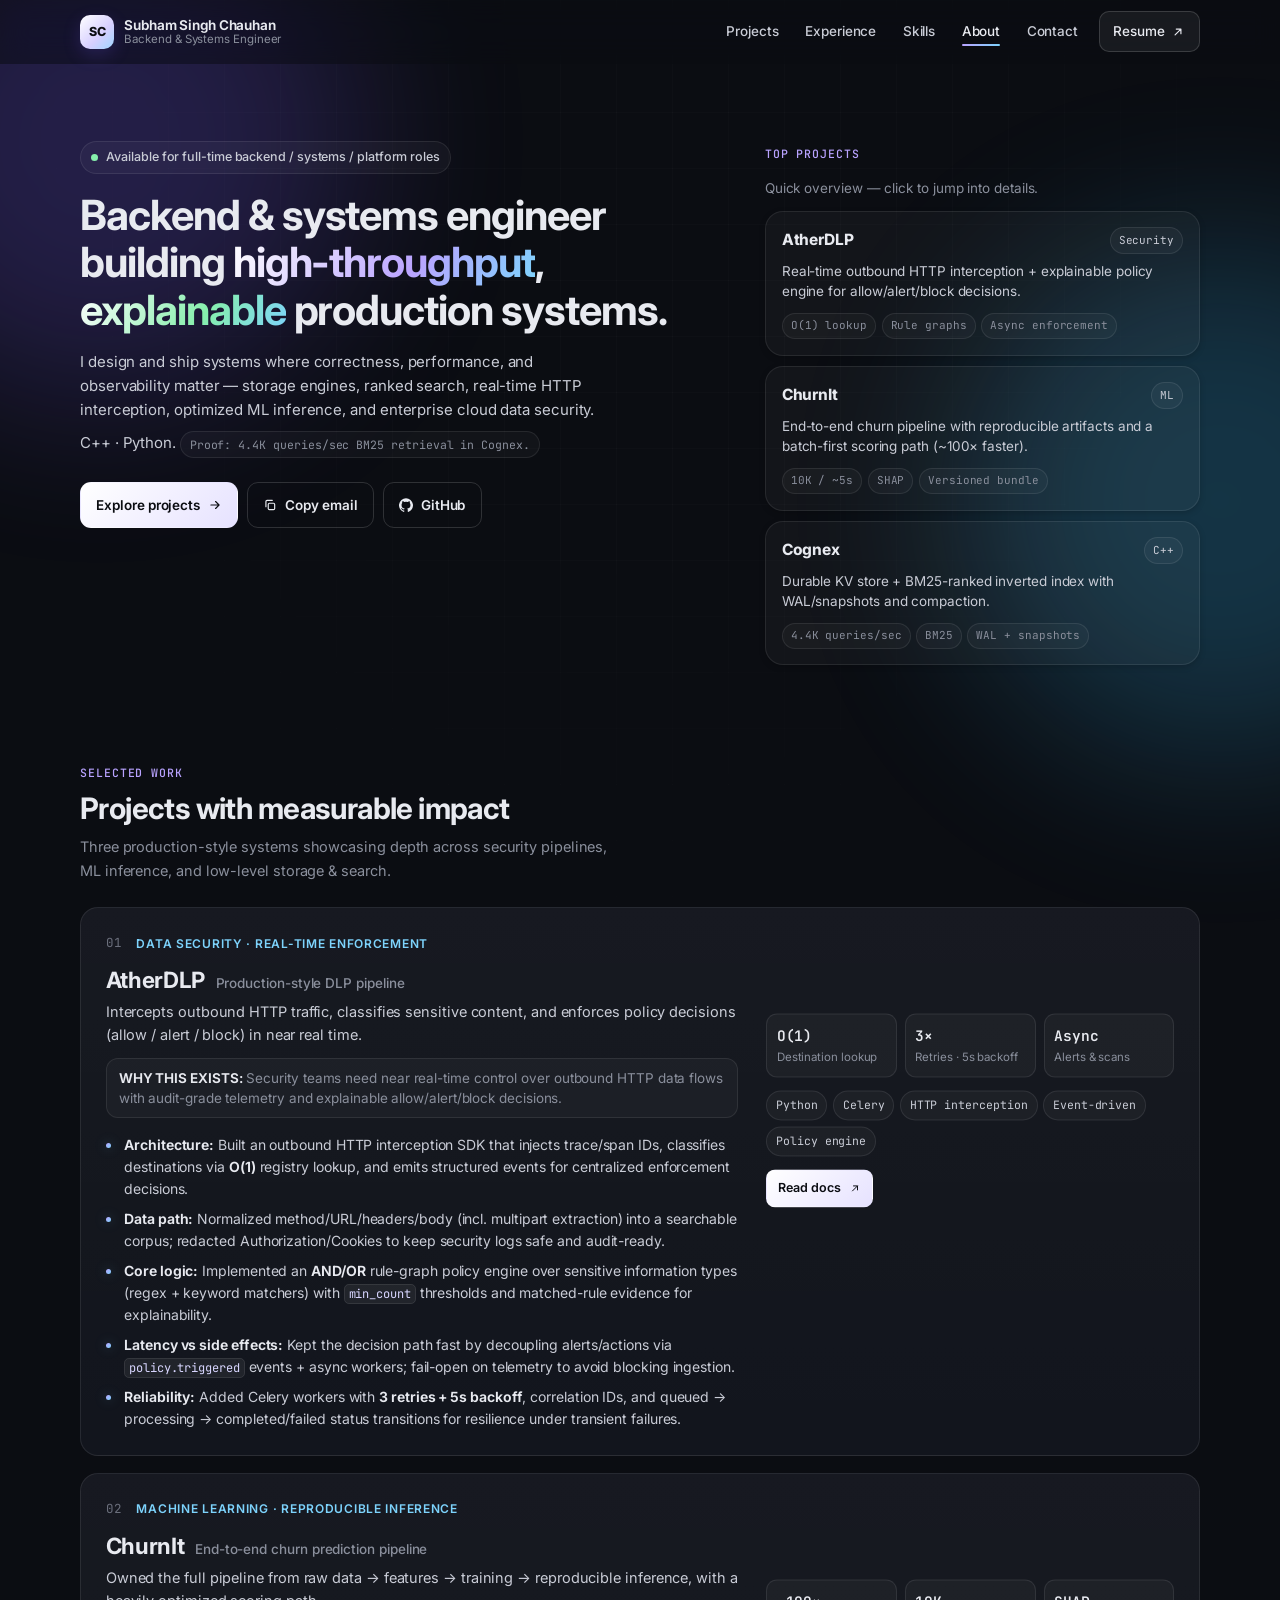
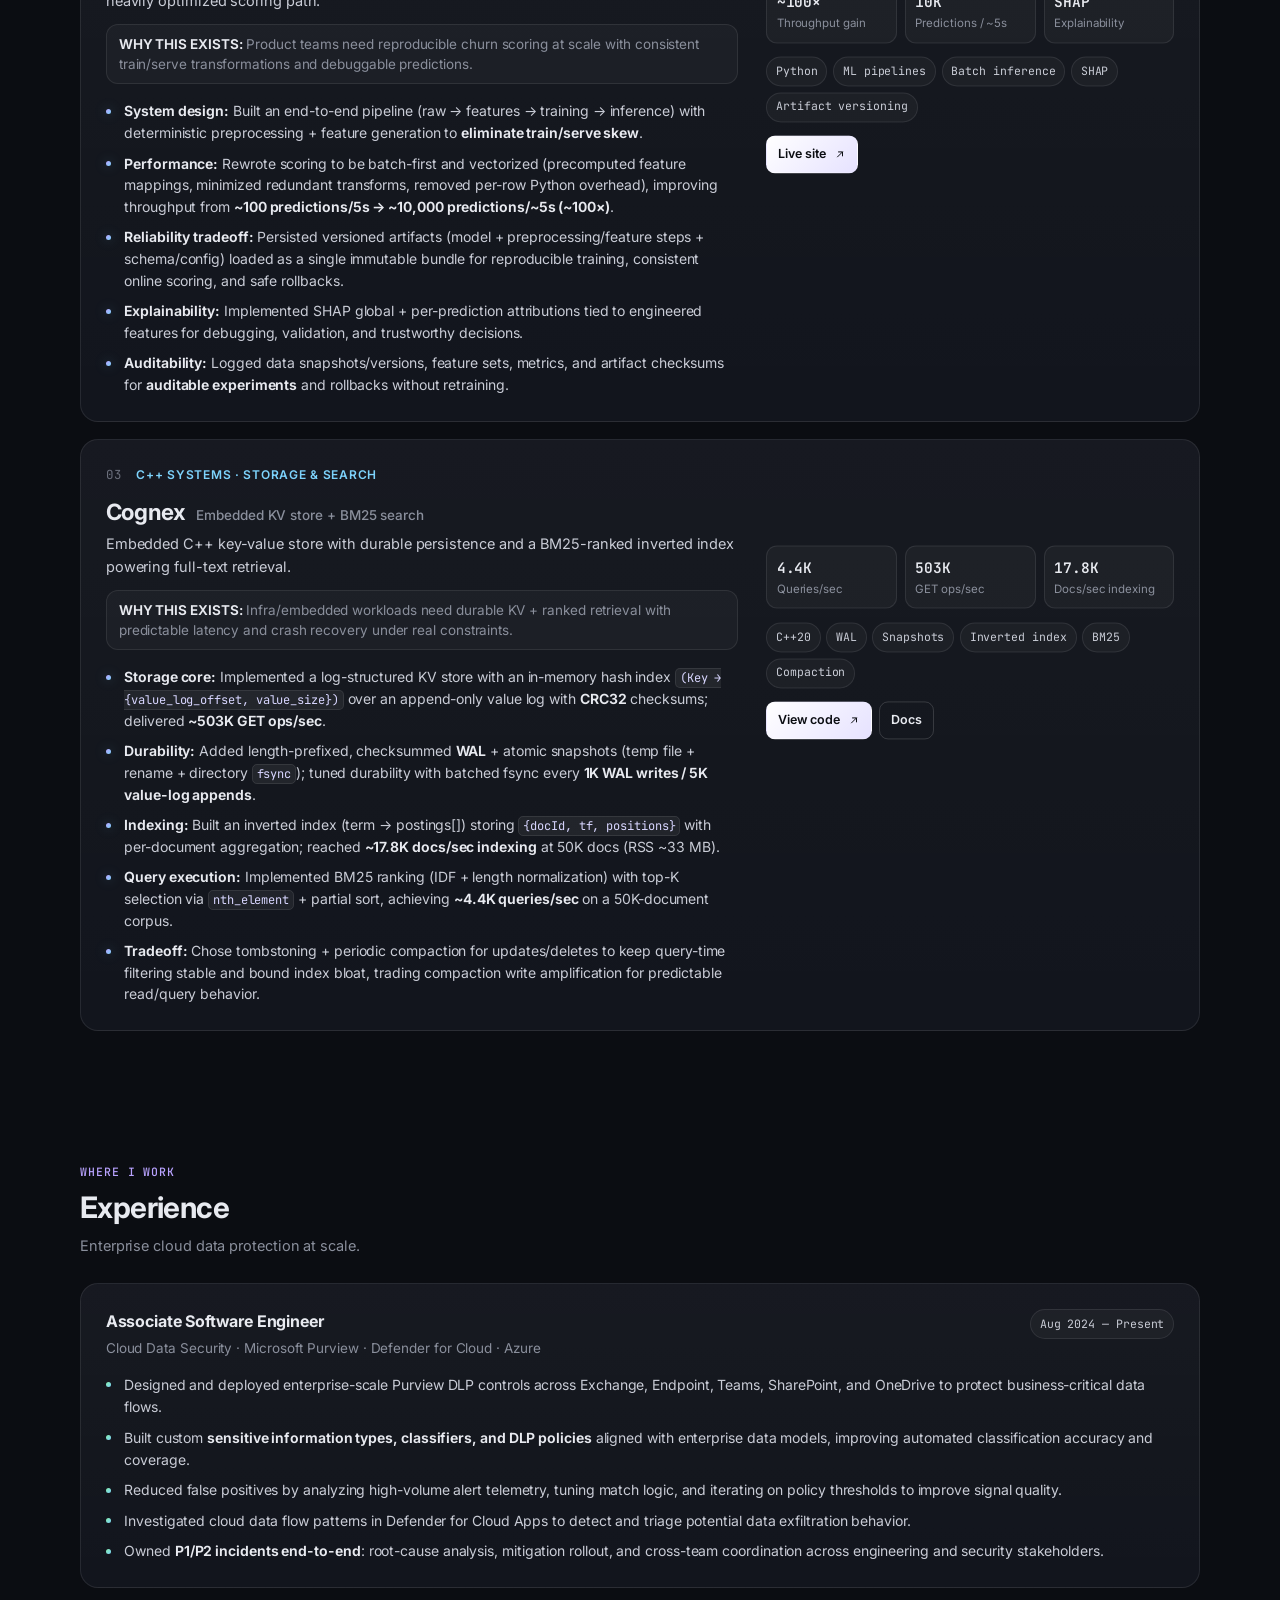
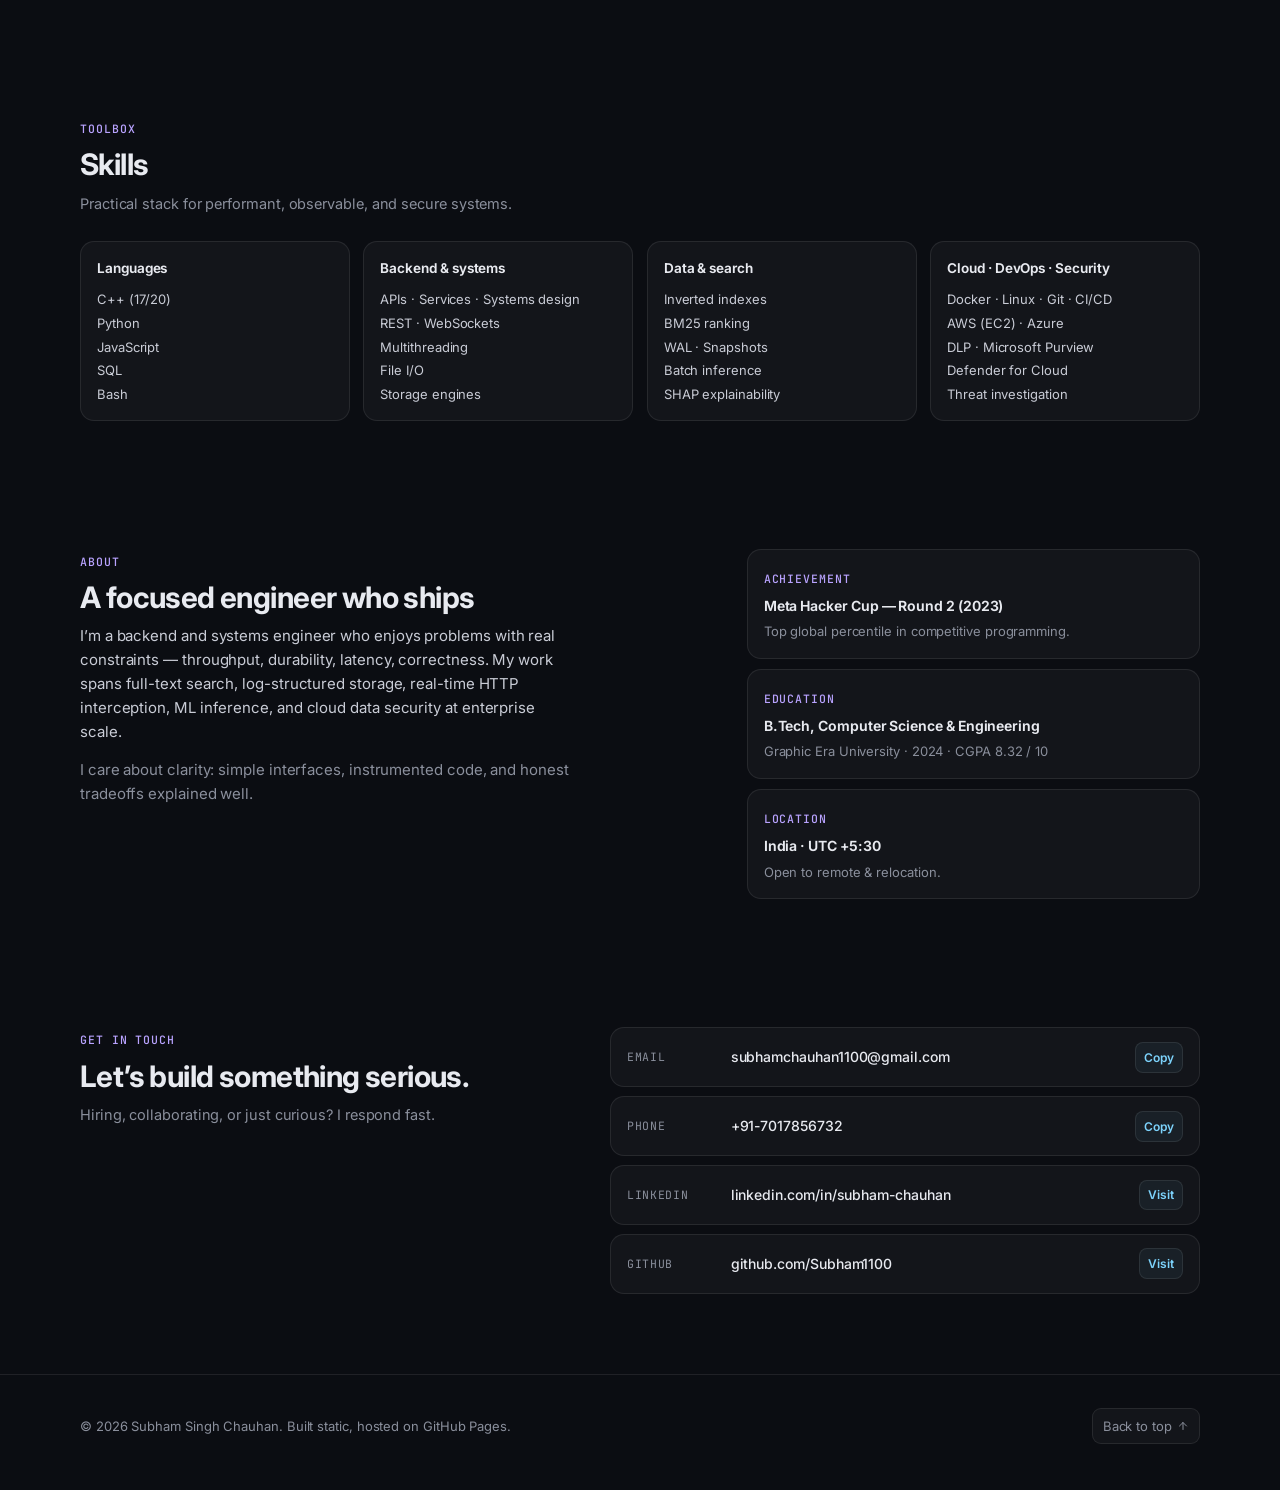
<file: index.html>
<!doctype html>
<html lang="en">
  <head>
    <meta charset="utf-8" />
    <meta name="viewport" content="width=device-width, initial-scale=1" />
    <meta
      name="description"
      content="Subham Singh Chauhan — backend & systems engineer. C++ and Python. Storage engines, ranked search, ML inference, and cloud data security."
    />
    <meta name="theme-color" content="#0b0d12" />
    <title>Subham Singh Chauhan — Backend &amp; Systems Engineer</title>

    <link
      rel="icon"
      href="data:image/svg+xml,%3Csvg xmlns='http://www.w3.org/2000/svg' viewBox='0 0 100 100'%3E%3Crect width='100' height='100' rx='22' fill='%230b0d12'/%3E%3Ctext x='50' y='62' font-family='Inter,sans-serif' font-size='44' font-weight='800' fill='%23e6e8ee' text-anchor='middle'%3ESC%3C/text%3E%3C/svg%3E"
    />

    <link rel="preconnect" href="https://fonts.googleapis.com" />
    <link rel="preconnect" href="https://fonts.gstatic.com" crossorigin />
    <link
      href="https://fonts.googleapis.com/css2?family=Inter:wght@400;500;600;700;800&family=JetBrains+Mono:wght@400;500;600&display=swap"
      rel="stylesheet"
    />
    <link rel="stylesheet" href="./assets/css/style.css" />
  </head>
  <body>
    <a class="skip-link" href="#content">Skip to content</a>

    <div class="bg-grid" aria-hidden="true"></div>
    <div class="bg-glow bg-glow-a" aria-hidden="true"></div>
    <div class="bg-glow bg-glow-b" aria-hidden="true"></div>

    <header class="site-header" data-header>
      <div class="container header-inner">
        <a class="brand" href="#top" aria-label="Subham Singh Chauhan — home">
          <span class="brand-mark" aria-hidden="true">SC</span>
          <span class="brand-text">
            <span class="brand-name">Subham&nbsp;Singh&nbsp;Chauhan</span>
            <span class="brand-role">Backend &amp; Systems Engineer</span>
          </span>
        </a>

        <nav class="nav" aria-label="Primary">
          <button
            class="nav-toggle"
            type="button"
            data-nav-toggle
            aria-expanded="false"
            aria-controls="nav-menu"
            aria-label="Toggle navigation"
          >
            <span class="nav-toggle-lines" aria-hidden="true"></span>
          </button>

          <div class="nav-menu" id="nav-menu" data-nav-menu>
            <a class="nav-link" href="#projects">Projects</a>
            <a class="nav-link" href="#experience">Experience</a>
            <a class="nav-link" href="#skills">Skills</a>
            <a class="nav-link" href="#about">About</a>
            <a class="nav-link" href="#contact">Contact</a>
            <a
              class="nav-link nav-link-cta"
              href="./assets/Subham-Singh-Chauhan-Resume.pdf"
              data-resume-link
            >
              Resume
              <svg
                width="14"
                height="14"
                viewBox="0 0 24 24"
                fill="none"
                aria-hidden="true"
              >
                <path
                  d="M7 17 17 7M9 7h8v8"
                  stroke="currentColor"
                  stroke-width="2"
                  stroke-linecap="round"
                  stroke-linejoin="round"
                />
              </svg>
            </a>
          </div>
        </nav>
      </div>
    </header>

    <main id="content">
      <a id="top" class="anchor" aria-hidden="true"></a>

      <!-- HERO -->
      <section class="hero">
        <div class="container hero-inner hero-grid">
          <div class="hero-left">
            <div class="hero-status" data-reveal>
              <span class="status-dot" aria-hidden="true"></span>
              <span>Available for full-time backend / systems / platform roles</span>
            </div>

            <h1 class="hero-title" data-reveal>
              Backend &amp; systems engineer building
              <span class="grad">high-throughput</span>,
              <span class="grad-2">explainable</span> production systems.
            </h1>

            <p class="hero-lede" data-reveal>
              I design and ship systems where correctness, performance, and
              observability matter — storage engines, ranked search, real-time
              HTTP interception, optimized ML inference, and enterprise cloud data
            security. C++ · Python.
            <span class="hero-proof">Proof: 4.4K queries/sec BM25 retrieval in Cognex.</span>
            </p>

            <div class="hero-actions" data-reveal>
              <a class="btn btn-primary" href="#projects">
                Explore projects
                <svg width="14" height="14" viewBox="0 0 24 24" fill="none" aria-hidden="true">
                  <path
                    d="M5 12h14M13 6l6 6-6 6"
                    stroke="currentColor"
                    stroke-width="2"
                    stroke-linecap="round"
                    stroke-linejoin="round"
                  />
                </svg>
              </a>
              <button
                class="btn btn-ghost"
                type="button"
                data-copy="subhamchauhan1100@gmail.com"
                data-toast="Email copied"
              >
                <svg width="14" height="14" viewBox="0 0 24 24" fill="none" aria-hidden="true">
                  <rect x="9" y="9" width="11" height="11" rx="2" stroke="currentColor" stroke-width="2" />
                  <path
                    d="M5 15V6a2 2 0 0 1 2-2h9"
                    stroke="currentColor"
                    stroke-width="2"
                    stroke-linecap="round"
                  />
                </svg>
                Copy email
              </button>
              <a class="btn btn-ghost" href="https://github.com/Subham1100" target="_blank" rel="noreferrer">
                <svg width="14" height="14" viewBox="0 0 24 24" fill="currentColor" aria-hidden="true">
                  <path
                    d="M12 .5a12 12 0 0 0-3.79 23.39c.6.11.82-.26.82-.58v-2.05c-3.34.73-4.04-1.61-4.04-1.61-.55-1.39-1.34-1.76-1.34-1.76-1.09-.74.08-.73.08-.73 1.21.09 1.84 1.24 1.84 1.24 1.07 1.83 2.81 1.3 3.5.99.11-.78.42-1.3.76-1.6-2.66-.3-5.47-1.33-5.47-5.93 0-1.31.47-2.38 1.24-3.22-.13-.3-.54-1.52.12-3.16 0 0 1.01-.32 3.3 1.23a11.5 11.5 0 0 1 6 0c2.29-1.55 3.3-1.23 3.3-1.23.66 1.64.25 2.86.12 3.16.77.84 1.24 1.91 1.24 3.22 0 4.61-2.81 5.62-5.49 5.92.43.37.81 1.1.81 2.22v3.29c0 .32.22.7.83.58A12 12 0 0 0 12 .5Z"
                  />
                </svg>
                GitHub
              </a>
            </div>
          </div>

          <aside class="hero-right" aria-label="Project highlights" data-reveal>
            <div class="hero-right-head">
              <span class="kicker">Top projects</span>
              <p class="hero-right-sub">Quick overview — click to jump into details.</p>
            </div>

            <div class="hero-projects">
              <a class="hero-project-card" href="#projects" aria-label="AtherDLP project section">
                <div class="hero-project-top">
                  <span class="hero-project-name">AtherDLP</span>
                  <span class="hero-project-chip">Security</span>
                </div>
                <p class="hero-project-desc">
                  Real-time outbound HTTP interception + explainable policy engine for allow/alert/block decisions.
                </p>
                <div class="hero-project-proof">
                  <span>O(1) lookup</span><span>Rule graphs</span><span>Async enforcement</span>
                </div>
              </a>

              <a class="hero-project-card" href="#projects" aria-label="ChurnIt project section">
                <div class="hero-project-top">
                  <span class="hero-project-name">ChurnIt</span>
                  <span class="hero-project-chip">ML</span>
                </div>
                <p class="hero-project-desc">
                  End-to-end churn pipeline with reproducible artifacts and a batch-first scoring path (~100× faster).
                </p>
                <div class="hero-project-proof">
                  <span>10K / ~5s</span><span>SHAP</span><span>Versioned bundle</span>
                </div>
              </a>

              <a class="hero-project-card" href="#projects" aria-label="Cognex project section">
                <div class="hero-project-top">
                  <span class="hero-project-name">Cognex</span>
                  <span class="hero-project-chip">C++</span>
                </div>
                <p class="hero-project-desc">
                  Durable KV store + BM25-ranked inverted index with WAL/snapshots and compaction.
                </p>
                <div class="hero-project-proof">
                  <span>4.4K queries/sec</span><span>BM25</span><span>WAL + snapshots</span>
                </div>
              </a>
            </div>
          </aside>
        </div>
      </section>

      <!-- PROJECTS -->
      <section
        class="section section-projects"
        id="projects"
        aria-label="Projects"
      >
        <div class="container">
          <div class="section-head" data-reveal>
            <span class="kicker">Selected work</span>
            <h2 class="section-title">Projects with measurable impact</h2>
            <p class="section-sub">
              Three production-style systems showcasing depth across security
              pipelines, ML inference, and low-level storage &amp; search.
            </p>
          </div>

          <div class="projects">
            <!-- 01 — AtherDLP -->
            <article class="project" data-reveal>
              <div class="project-meta">
                <span class="project-num">01</span>
                <span class="project-domain"
                  >Data Security · Real-Time Enforcement</span
                >
              </div>

              <div class="project-grid">
                <div class="project-main">
                  <h3 class="project-title">
                    AtherDLP
                    <span class="project-sub"
                      >Production-style DLP pipeline</span
                    >
                  </h3>
                  <p class="project-lede">
                    Intercepts outbound HTTP traffic, classifies sensitive
                    content, and enforces policy decisions (allow / alert /
                    block) in near real time.
                  </p>
                  <p class="project-why">
                    <strong>WHY THIS EXISTS:</strong> Security teams need near real-time control over outbound HTTP data
                    flows with audit-grade telemetry and explainable allow/alert/block decisions.
                  </p>

                  <ul class="project-points">
                    <li>
                      <strong>Architecture:</strong> Built an outbound HTTP interception SDK that injects trace/span IDs,
                      classifies destinations via <strong>O(1)</strong> registry lookup, and emits structured events for
                      centralized enforcement decisions.
                    </li>
                    <li>
                      <strong>Data path:</strong> Normalized method/URL/headers/body (incl. multipart extraction) into a
                      searchable corpus; redacted Authorization/Cookies to keep security logs safe and audit-ready.
                    </li>
                    <li>
                      <strong>Core logic:</strong> Implemented an <strong>AND/OR</strong> rule-graph policy engine over
                      sensitive information types (regex + keyword matchers) with <code>min_count</code> thresholds and
                      matched-rule evidence for explainability.
                    </li>
                    <li>
                      <strong>Latency vs side effects:</strong> Kept the decision path fast by decoupling alerts/actions
                      via <code>policy.triggered</code> events + async workers; fail-open on telemetry to avoid blocking
                      ingestion.
                    </li>
                    <li>
                      <strong>Reliability:</strong> Added Celery workers with <strong>3 retries + 5s backoff</strong>,
                      correlation IDs, and queued → processing → completed/failed status transitions for resilience under
                      transient failures.
                    </li>
                  </ul>
                </div>

                <aside class="project-side">
                  <div class="metrics">
                    <div class="metric">
                      <span class="metric-v">O(1)</span>
                      <span class="metric-l">Destination lookup</span>
                    </div>
                    <div class="metric">
                      <span class="metric-v">3×</span>
                      <span class="metric-l">Retries · 5s backoff</span>
                    </div>
                    <div class="metric">
                      <span class="metric-v">Async</span>
                      <span class="metric-l">Alerts &amp; scans</span>
                    </div>
                  </div>

                  <ul class="stack" aria-label="Tech stack">
                    <li>Python</li>
                    <li>Celery</li>
                    <li>HTTP interception</li>
                    <li>Event-driven</li>
                    <li>Policy engine</li>
                  </ul>

                  <div class="project-actions">
                    <a
                      class="btn btn-small btn-primary"
                      href="https://aetherdlp.github.io/docs/#/"
                      target="_blank"
                      rel="noreferrer"
                    >
                      Read docs
                      <svg
                        width="12"
                        height="12"
                        viewBox="0 0 24 24"
                        fill="none"
                        aria-hidden="true"
                      >
                        <path
                          d="M7 17 17 7M9 7h8v8"
                          stroke="currentColor"
                          stroke-width="2"
                          stroke-linecap="round"
                          stroke-linejoin="round"
                        />
                      </svg>
                    </a>
                  </div>
                </aside>
              </div>
            </article>

            <!-- 02 — ChurnIt -->
            <article class="project" data-reveal>
              <div class="project-meta">
                <span class="project-num">02</span>
                <span class="project-domain"
                  >Machine Learning · Reproducible Inference</span
                >
              </div>

              <div class="project-grid">
                <div class="project-main">
                  <h3 class="project-title">
                    ChurnIt
                    <span class="project-sub"
                      >End-to-end churn prediction pipeline</span
                    >
                  </h3>
                  <p class="project-lede">
                    Owned the full pipeline from raw data → features → training
                    → reproducible inference, with a heavily optimized scoring
                    path.
                  </p>
                  <p class="project-why">
                    <strong>WHY THIS EXISTS:</strong> Product teams need reproducible churn scoring at scale with
                    consistent train/serve transformations and debuggable predictions.
                  </p>

                  <ul class="project-points">
                    <li>
                      <strong>System design:</strong> Built an end-to-end pipeline (raw → features → training → inference)
                      with deterministic preprocessing + feature generation to <strong>eliminate train/serve skew</strong>.
                    </li>
                    <li>
                      <strong>Performance:</strong> Rewrote scoring to be batch-first and vectorized (precomputed feature
                      mappings, minimized redundant transforms, removed per-row Python overhead), improving throughput
                      from <strong>~100 predictions/5s → ~10,000 predictions/~5s (~100×)</strong>.
                    </li>
                    <li>
                      <strong>Reliability tradeoff:</strong> Persisted versioned artifacts (model + preprocessing/feature
                      steps + schema/config) loaded as a single immutable bundle for reproducible training, consistent
                      online scoring, and safe rollbacks.
                    </li>
                    <li>
                      <strong>Explainability:</strong> Implemented SHAP global + per-prediction attributions tied to
                      engineered features for debugging, validation, and trustworthy decisions.
                    </li>
                    <li>
                      <strong>Auditability:</strong> Logged data snapshots/versions, feature sets, metrics, and artifact
                      checksums for <strong>auditable experiments</strong> and rollbacks without retraining.
                    </li>
                  </ul>
                </div>

                <aside class="project-side">
                  <div class="metrics">
                    <div class="metric">
                      <span class="metric-v">~100×</span>
                      <span class="metric-l">Throughput gain</span>
                    </div>
                    <div class="metric">
                      <span class="metric-v">10K</span>
                      <span class="metric-l">Predictions / ~5s</span>
                    </div>
                    <div class="metric">
                      <span class="metric-v">SHAP</span>
                      <span class="metric-l">Explainability</span>
                    </div>
                  </div>

                  <ul class="stack" aria-label="Tech stack">
                    <li>Python</li>
                    <li>ML pipelines</li>
                    <li>Batch inference</li>
                    <li>SHAP</li>
                    <li>Artifact versioning</li>
                  </ul>

                  <div class="project-actions">
                    <a
                      class="btn btn-small btn-primary"
                      href="https://www.churnit.tech/"
                      target="_blank"
                      rel="noreferrer"
                    >
                      Live site
                      <svg
                        width="12"
                        height="12"
                        viewBox="0 0 24 24"
                        fill="none"
                        aria-hidden="true"
                      >
                        <path
                          d="M7 17 17 7M9 7h8v8"
                          stroke="currentColor"
                          stroke-width="2"
                          stroke-linecap="round"
                          stroke-linejoin="round"
                        />
                      </svg>
                    </a>
                  </div>
                </aside>
              </div>
            </article>

            <!-- 03 — Cognex -->
            <article class="project" data-reveal>
              <div class="project-meta">
                <span class="project-num">03</span>
                <span class="project-domain"
                  >C++ Systems · Storage &amp; Search</span
                >
              </div>

              <div class="project-grid">
                <div class="project-main">
                  <h3 class="project-title">
                    Cognex
                    <span class="project-sub"
                      >Embedded KV store + BM25 search</span
                    >
                  </h3>
                  <p class="project-lede">
                    Embedded C++ key-value store with durable persistence and a
                    BM25-ranked inverted index powering full-text retrieval.
                  </p>
                  <p class="project-why">
                    <strong>WHY THIS EXISTS:</strong> Infra/embedded workloads need durable KV + ranked retrieval with
                    predictable latency and crash recovery under real constraints.
                  </p>

                  <ul class="project-points">
                    <li>
                      <strong>Storage core:</strong> Implemented a log-structured KV store with an in-memory hash index
                      <code>(Key → {value_log_offset, value_size})</code> over an append-only value log with
                      <strong>CRC32</strong> checksums; delivered <strong>~503K GET ops/sec</strong>.
                    </li>
                    <li>
                      <strong>Durability:</strong> Added length-prefixed, checksummed <strong>WAL</strong> + atomic
                      snapshots (temp file + rename + directory <code>fsync</code>); tuned durability with batched
                      fsync every <strong>1K WAL writes / 5K value-log appends</strong>.
                    </li>
                    <li>
                      <strong>Indexing:</strong> Built an inverted index (term → postings[]) storing
                      <code>{docId, tf, positions}</code> with per-document aggregation; reached
                      <strong>~17.8K docs/sec indexing</strong> at 50K docs (RSS ~33 MB).
                    </li>
                    <li>
                      <strong>Query execution:</strong> Implemented BM25 ranking (IDF + length normalization) with top-K
                      selection via <code>nth_element</code> + partial sort, achieving <strong>~4.4K queries/sec</strong>
                      on a 50K-document corpus.
                    </li>
                    <li>
                      <strong>Tradeoff:</strong> Chose tombstoning + periodic compaction for updates/deletes to keep
                      query-time filtering stable and bound index bloat, trading compaction write amplification for
                      predictable read/query behavior.
                    </li>
                  </ul>
                </div>

                <aside class="project-side">
                  <div class="metrics">
                    <div class="metric">
                      <span class="metric-v">4.4K</span>
                      <span class="metric-l">Queries/sec</span>
                    </div>
                    <div class="metric">
                      <span class="metric-v">503K</span>
                      <span class="metric-l">GET ops/sec</span>
                    </div>
                    <div class="metric">
                      <span class="metric-v">17.8K</span>
                      <span class="metric-l">Docs/sec indexing</span>
                    </div>
                  </div>

                  <ul class="stack" aria-label="Tech stack">
                    <li>C++20</li>
                    <li>WAL</li>
                    <li>Snapshots</li>
                    <li>Inverted index</li>
                    <li>BM25</li>
                    <li>Compaction</li>
                  </ul>

                  <div class="project-actions">
                    <a
                      class="btn btn-small btn-primary"
                      href="https://github.com/Subham1100/Cognex"
                      target="_blank"
                      rel="noreferrer"
                    >
                      View code
                      <svg
                        width="12"
                        height="12"
                        viewBox="0 0 24 24"
                        fill="none"
                        aria-hidden="true"
                      >
                        <path
                          d="M7 17 17 7M9 7h8v8"
                          stroke="currentColor"
                          stroke-width="2"
                          stroke-linecap="round"
                          stroke-linejoin="round"
                        />
                      </svg>
                    </a>
                    <a
                      class="btn btn-small btn-ghost"
                      href="https://subham1100.github.io/Cognex/#/"
                      target="_blank"
                      rel="noreferrer"
                    >
                      Docs
                    </a>
                  </div>
                </aside>
              </div>
            </article>
          </div>
        </div>
      </section>

      <!-- EXPERIENCE -->
      <section class="section" id="experience" aria-label="Experience">
        <div class="container">
          <div class="section-head" data-reveal>
            <span class="kicker">Where I work</span>
            <h2 class="section-title">Experience</h2>
            <p class="section-sub">
              Enterprise cloud data protection at scale.
            </p>
          </div>

          <article class="exp" data-reveal>
            <header class="exp-head">
              <div>
                <h3 class="exp-role">Associate Software Engineer</h3>
                <p class="exp-org">
                  Cloud Data Security · Microsoft Purview · Defender for Cloud ·
                  Azure
                </p>
              </div>
              <span class="exp-date">Aug 2024 — Present</span>
            </header>
            <ul class="exp-points">
              <li>
                Designed and deployed enterprise-scale Purview DLP controls across Exchange, Endpoint, Teams,
                SharePoint, and OneDrive to protect business-critical data flows.
              </li>
              <li>
                Built custom
                <strong
                  >sensitive information types, classifiers, and DLP
                  policies</strong
                >
                aligned with enterprise data models, improving automated
                classification accuracy and coverage.
              </li>
              <li>
                Reduced false positives by analyzing high-volume alert telemetry, tuning match logic, and iterating on
                policy thresholds to improve signal quality.
              </li>
              <li>
                Investigated cloud data flow patterns in Defender for Cloud Apps
                to detect and triage potential data exfiltration behavior.
              </li>
              <li>
                Owned <strong>P1/P2 incidents end-to-end</strong>: root-cause analysis, mitigation rollout, and cross-team
                coordination across engineering and security stakeholders.
              </li>
            </ul>
          </article>
        </div>
      </section>

      <!-- SKILLS -->
      <section class="section" id="skills" aria-label="Skills">
        <div class="container">
          <div class="section-head" data-reveal>
            <span class="kicker">Toolbox</span>
            <h2 class="section-title">Skills</h2>
            <p class="section-sub">
              Practical stack for performant, observable, and secure systems.
            </p>
          </div>

          <div class="skills">
            <div class="skill-card" data-reveal>
              <h3>Languages</h3>
              <ul>
                <li>C++ (17/20)</li>
                <li>Python</li>
                <li>JavaScript</li>
                <li>SQL</li>
                <li>Bash</li>
              </ul>
            </div>
            <div class="skill-card" data-reveal>
              <h3>Backend &amp; systems</h3>
              <ul>
                <li>APIs · Services · Systems design</li>
                <li>REST · WebSockets</li>
                <li>Multithreading</li>
                <li>File I/O</li>
                <li>Storage engines</li>
              </ul>
            </div>
            <div class="skill-card" data-reveal>
              <h3>Data &amp; search</h3>
              <ul>
                <li>Inverted indexes</li>
                <li>BM25 ranking</li>
                <li>WAL · Snapshots</li>
                <li>Batch inference</li>
                <li>SHAP explainability</li>
              </ul>
            </div>
            <div class="skill-card" data-reveal>
              <h3>Cloud · DevOps · Security</h3>
              <ul>
                <li>Docker · Linux · Git · CI/CD</li>
                <li>AWS (EC2) · Azure</li>
                <li>DLP · Microsoft Purview</li>
                <li>Defender for Cloud</li>
                <li>Threat investigation</li>
              </ul>
            </div>
          </div>
        </div>
      </section>

      <!-- ABOUT + HIGHLIGHTS -->
      <section class="section" id="about" aria-label="About">
        <div class="container about-grid">
          <div data-reveal>
            <span class="kicker">About</span>
            <h2 class="section-title">A focused engineer who ships</h2>
            <p class="about-text">
              I’m a backend and systems engineer who enjoys problems with real
              constraints — throughput, durability, latency, correctness. My
              work spans full-text search, log-structured storage, real-time
              HTTP interception, ML inference, and cloud data security at
              enterprise scale.
            </p>
            <p class="about-text muted">
              I care about clarity: simple interfaces, instrumented code, and
              honest tradeoffs explained well.
            </p>
          </div>

          <aside class="highlights" data-reveal>
            <div class="highlight">
              <span class="kicker">Achievement</span>
              <h4>Meta Hacker Cup — Round 2 (2023)</h4>
              <p>Top global percentile in competitive programming.</p>
            </div>
            <div class="highlight">
              <span class="kicker">Education</span>
              <h4>B.Tech, Computer Science &amp; Engineering</h4>
              <p>Graphic Era University · 2024 · CGPA 8.32 / 10</p>
            </div>
            <div class="highlight">
              <span class="kicker">Location</span>
              <h4>India · UTC +5:30</h4>
              <p>Open to remote &amp; relocation.</p>
            </div>
          </aside>
        </div>
      </section>

      <!-- CONTACT -->
      <section
        class="section section-contact"
        id="contact"
        aria-label="Contact"
      >
        <div class="container contact">
          <div data-reveal>
            <span class="kicker">Get in touch</span>
            <h2 class="section-title">Let’s build something serious.</h2>
            <p class="section-sub">
              Hiring, collaborating, or just curious? I respond fast.
            </p>
          </div>

          <div class="contact-actions" data-reveal>
            <button
              class="contact-btn"
              type="button"
              data-copy="subhamchauhan1100@gmail.com"
              data-toast="Email copied"
            >
              <span class="contact-label">Email</span>
              <span class="contact-value">subhamchauhan1100@gmail.com</span>
              <span class="contact-cta">Copy</span>
            </button>

            <button
              class="contact-btn"
              type="button"
              data-copy="+91-7017856732"
              data-toast="Phone copied"
            >
              <span class="contact-label">Phone</span>
              <span class="contact-value">+91-7017856732</span>
              <span class="contact-cta">Copy</span>
            </button>

            <a
              class="contact-btn"
              href="https://www.linkedin.com/in/subham-chauhan-30b52822b/"
              target="_blank"
              rel="noreferrer"
            >
              <span class="contact-label">LinkedIn</span>
              <span class="contact-value">linkedin.com/in/subham-chauhan</span>
              <span class="contact-cta">Visit</span>
            </a>

            <a
              class="contact-btn"
              href="https://github.com/Subham1100"
              target="_blank"
              rel="noreferrer"
            >
              <span class="contact-label">GitHub</span>
              <span class="contact-value">github.com/Subham1100</span>
              <span class="contact-cta">Visit</span>
            </a>
          </div>
        </div>
      </section>
    </main>

    <footer class="site-footer">
      <div class="container footer-inner">
        <p class="muted">
          © <span id="year"></span> Subham Singh Chauhan. Built static, hosted
          on GitHub Pages.
        </p>
        <a class="muted footer-top" href="#top">
          Back to top
          <svg
            width="12"
            height="12"
            viewBox="0 0 24 24"
            fill="none"
            aria-hidden="true"
          >
            <path
              d="M12 19V5M5 12l7-7 7 7"
              stroke="currentColor"
              stroke-width="2"
              stroke-linecap="round"
              stroke-linejoin="round"
            />
          </svg>
        </a>
      </div>
    </footer>

    <script src="./assets/js/main.js" defer></script>
  </body>
</html>
</file>
<file: assets/css/style.css>
/* ================================================================
   Subham Singh Chauhan — Portfolio
   Design system: refined dark, dense, recruiter-targeted.
   ================================================================ */

:root {
  --bg: #0b0d12;
  --bg-2: #0f121a;
  --surface: rgba(255, 255, 255, 0.035);
  --surface-2: rgba(255, 255, 255, 0.06);
  --surface-3: rgba(255, 255, 255, 0.09);
  --border: rgba(255, 255, 255, 0.085);
  --border-strong: rgba(255, 255, 255, 0.15);
  --text: #e8eaf0;
  --text-2: #c9ccd6;
  --muted: #8a8f9c;
  --muted-2: #6b6f7c;

  --accent: #b9a3ff;
  --accent-2: #7dd3fc;
  --accent-3: #86efac;
  --warn: #fbbf24;

  --radius: 14px;
  --radius-lg: 18px;
  --shadow-sm: 0 2px 6px rgba(0, 0, 0, 0.18);
  --shadow: 0 16px 40px rgba(0, 0, 0, 0.35);
  --shadow-lg: 0 24px 70px rgba(0, 0, 0, 0.45);

  --container: 1120px;
  --header-h: 64px;

  --ease: cubic-bezier(0.2, 0.7, 0.2, 1);

  --font-sans: "Inter", system-ui, -apple-system, "Segoe UI", Roboto, Arial, sans-serif;
  --font-mono: "JetBrains Mono", ui-monospace, SFMono-Regular, Menlo, Monaco, Consolas, monospace;
}

*,
*::before,
*::after {
  box-sizing: border-box;
}

html {
  scroll-behavior: smooth;
}

body {
  margin: 0;
  min-height: 100vh;
  background: var(--bg);
  color: var(--text);
  font-family: var(--font-sans);
  font-size: 15.5px;
  line-height: 1.6;
  letter-spacing: -0.005em;
  -webkit-font-smoothing: antialiased;
  -moz-osx-font-smoothing: grayscale;
  overflow-x: hidden;
}

a {
  color: inherit;
  text-decoration: none;
}

button {
  font: inherit;
  color: inherit;
  cursor: pointer;
}

img,
svg {
  display: block;
  max-width: 100%;
}

code {
  font-family: var(--font-mono);
  font-size: 0.86em;
  padding: 0.08em 0.32em;
  border-radius: 5px;
  background: rgba(255, 255, 255, 0.06);
  border: 1px solid var(--border);
  color: #d8d6ff;
}

.container {
  width: min(var(--container), calc(100% - 2.25rem));
  margin-inline: auto;
}

.muted {
  color: var(--muted);
}

.anchor {
  display: block;
  position: relative;
  top: calc(var(--header-h) * -1);
  visibility: hidden;
}

.skip-link {
  position: absolute;
  inset: 0 auto auto 0;
  transform: translateY(-130%);
  background: #000;
  color: #fff;
  padding: 0.7rem 1rem;
  border-radius: 0 0 12px 0;
  z-index: 999;
}
.skip-link:focus {
  transform: translateY(0);
}

/* ----------------------------- Background -------------------------------- */

.bg-grid {
  position: fixed;
  inset: 0;
  pointer-events: none;
  z-index: -3;
  background-image:
    linear-gradient(rgba(255, 255, 255, 0.045) 1px, transparent 1px),
    linear-gradient(90deg, rgba(255, 255, 255, 0.045) 1px, transparent 1px);
  background-size: 56px 56px;
  mask-image: radial-gradient(ellipse at top, black 35%, transparent 80%);
  -webkit-mask-image: radial-gradient(ellipse at top, black 35%, transparent 80%);
  opacity: 0.45;
}

.bg-glow {
  position: fixed;
  z-index: -2;
  width: 520px;
  height: 520px;
  border-radius: 999px;
  filter: blur(90px);
  opacity: 0.22;
  pointer-events: none;
}

.bg-glow-a {
  top: -120px;
  left: -160px;
  background: #7c5cff;
}

.bg-glow-b {
  top: 240px;
  right: -200px;
  background: #38bdf8;
}

/* ----------------------------- Header ------------------------------------ */

.site-header {
  position: sticky;
  top: 0;
  z-index: 50;
  height: var(--header-h);
  display: flex;
  align-items: center;
  background: rgba(11, 13, 18, 0.55);
  backdrop-filter: saturate(140%) blur(14px);
  -webkit-backdrop-filter: saturate(140%) blur(14px);
  border-bottom: 1px solid transparent;
  transition: background 0.2s var(--ease), border-color 0.2s var(--ease);
}

.site-header.is-scrolled {
  background: rgba(11, 13, 18, 0.78);
  border-bottom-color: var(--border);
}

.header-inner {
  display: flex;
  align-items: center;
  justify-content: space-between;
  gap: 1rem;
  width: min(var(--container), calc(100% - 2.25rem));
  margin-inline: auto;
}

.brand {
  display: flex;
  align-items: center;
  gap: 0.65rem;
}

.brand-mark {
  width: 34px;
  height: 34px;
  display: grid;
  place-items: center;
  border-radius: 10px;
  background: linear-gradient(135deg, #ffffff 0%, #d6cfff 60%, #9fd5ff 100%);
  color: #0b0d12;
  font-weight: 800;
  font-size: 12.5px;
  letter-spacing: -0.02em;
  box-shadow: 0 6px 18px rgba(124, 92, 255, 0.18);
}

.brand-text {
  display: flex;
  flex-direction: column;
  line-height: 1.1;
}

.brand-name {
  font-size: 13.5px;
  font-weight: 650;
  color: var(--text);
  letter-spacing: -0.01em;
}

.brand-role {
  font-size: 11.5px;
  color: var(--muted);
}

.nav {
  display: flex;
  align-items: center;
  gap: 0.25rem;
}

.nav-toggle {
  display: none;
  background: transparent;
  border: 1px solid var(--border-strong);
  border-radius: 10px;
  width: 38px;
  height: 38px;
}

.nav-toggle-lines {
  position: relative;
  display: block;
  width: 16px;
  height: 1.5px;
  background: var(--text-2);
  margin: 0 auto;
}
.nav-toggle-lines::before,
.nav-toggle-lines::after {
  content: "";
  position: absolute;
  left: 0;
  width: 16px;
  height: 1.5px;
  background: var(--text-2);
}
.nav-toggle-lines::before {
  top: -5px;
}
.nav-toggle-lines::after {
  top: 5px;
}

.nav-menu {
  display: flex;
  align-items: center;
  gap: 0.15rem;
}

.nav-link {
  position: relative;
  padding: 0.5rem 0.75rem;
  border-radius: 10px;
  color: var(--text-2);
  font-size: 13.5px;
  font-weight: 500;
  transition: color 0.15s var(--ease), background 0.15s var(--ease);
}

.nav-link:hover {
  color: var(--text);
  background: var(--surface);
}

.nav-link.is-active {
  color: var(--text);
}

.nav-link.is-active::after {
  content: "";
  position: absolute;
  left: 0.75rem;
  right: 0.75rem;
  bottom: 0.3rem;
  height: 1.5px;
  border-radius: 999px;
  background: linear-gradient(90deg, var(--accent), var(--accent-2));
}

.nav-link-cta {
  display: inline-flex;
  align-items: center;
  gap: 0.4rem;
  margin-left: 0.4rem;
  padding: 0.55rem 0.85rem;
  border: 1px solid var(--border-strong);
  background: var(--surface-2);
  color: var(--text);
}

.nav-link-cta:hover {
  background: var(--surface-3);
  border-color: rgba(255, 255, 255, 0.22);
}

/* ----------------------------- Buttons ----------------------------------- */

.btn {
  display: inline-flex;
  align-items: center;
  justify-content: center;
  gap: 0.5rem;
  padding: 0.7rem 0.95rem;
  border: 1px solid var(--border-strong);
  border-radius: 11px;
  background: var(--surface-2);
  color: var(--text);
  font-size: 13.5px;
  font-weight: 600;
  letter-spacing: -0.005em;
  transition: transform 0.12s var(--ease), background 0.15s var(--ease),
    border-color 0.15s var(--ease), box-shadow 0.15s var(--ease);
}

.btn:hover {
  transform: translateY(-1px);
  background: var(--surface-3);
  border-color: rgba(255, 255, 255, 0.22);
  box-shadow: var(--shadow-sm);
}

.btn:active {
  transform: translateY(0);
}

.btn-primary {
  background: linear-gradient(135deg, #ffffff 0%, #e6e2ff 100%);
  color: #0b0d12;
  border-color: transparent;
}

.btn-primary:hover {
  background: linear-gradient(135deg, #ffffff 0%, #d6cfff 100%);
  box-shadow: 0 10px 24px rgba(185, 163, 255, 0.18);
}

.btn-ghost {
  background: transparent;
}

.btn-small {
  padding: 0.5rem 0.7rem;
  font-size: 12.5px;
  border-radius: 9px;
}

/* ----------------------------- Hero -------------------------------------- */

.hero {
  padding: clamp(3.25rem, 6vw, 5rem) 0 clamp(2.5rem, 5vw, 3.5rem);
}

.hero-inner {
  max-width: var(--container);
}

.hero-grid {
  display: grid;
  grid-template-columns: minmax(0, 1.35fr) minmax(0, 0.9fr);
  gap: clamp(1rem, 3vw, 2rem);
  align-items: start;
}

.hero-left {
  min-width: 0;
}

.hero-right {
  min-width: 0;
}

.hero-right-head {
  margin-bottom: 0.75rem;
}

.hero-right-sub {
  margin: 0.35rem 0 0;
  color: var(--muted);
  font-size: 13.5px;
}

.hero-projects {
  display: grid;
  gap: 0.65rem;
}

.hero-project-card {
  position: relative;
  display: block;
  padding: 0.95rem 1rem;
  border: 1px solid var(--border);
  border-radius: var(--radius-lg);
  background: var(--surface);
  box-shadow: var(--shadow-sm);
  transition: transform 0.18s var(--ease), border-color 0.18s var(--ease),
    background 0.18s var(--ease), box-shadow 0.18s var(--ease);
}

.hero-project-card:hover {
  transform: translateY(-2px);
  border-color: rgba(255, 255, 255, 0.18);
  background: var(--surface-2);
  box-shadow: var(--shadow);
}

.hero-project-card::after {
  content: "";
  position: absolute;
  inset: 0;
  pointer-events: none;
  opacity: 0;
  transition: opacity 0.25s var(--ease);
  background: radial-gradient(420px 240px at 20% 0%, rgba(125, 211, 252, 0.09), transparent 65%);
}

.hero-project-card:hover::after {
  opacity: 1;
}

.hero-project-top {
  display: flex;
  align-items: center;
  justify-content: space-between;
  gap: 0.75rem;
  margin-bottom: 0.45rem;
}

.hero-project-name {
  font-weight: 750;
  letter-spacing: -0.01em;
  color: var(--text);
}

.hero-project-chip {
  font-family: var(--font-mono);
  font-size: 11px;
  color: var(--text-2);
  padding: 0.22rem 0.5rem;
  border-radius: 999px;
  border: 1px solid var(--border);
  background: rgba(255, 255, 255, 0.04);
}

.hero-project-desc {
  margin: 0;
  color: var(--text-2);
  font-size: 13.5px;
  line-height: 1.5;
}

.hero-project-proof {
  margin-top: 0.7rem;
  display: flex;
  flex-wrap: wrap;
  gap: 0.35rem;
}

.hero-project-proof span {
  font-family: var(--font-mono);
  font-size: 11px;
  color: var(--muted);
  padding: 0.22rem 0.5rem;
  border-radius: 999px;
  border: 1px solid var(--border);
  background: rgba(255, 255, 255, 0.03);
}

.hero-status {
  display: inline-flex;
  align-items: center;
  gap: 0.5rem;
  padding: 0.35rem 0.65rem;
  border: 1px solid var(--border);
  border-radius: 999px;
  background: var(--surface);
  color: var(--text-2);
  font-size: 12.5px;
  font-weight: 500;
}

.status-dot {
  width: 7px;
  height: 7px;
  border-radius: 999px;
  background: var(--accent-3);
  box-shadow: 0 0 0 0 rgba(134, 239, 172, 0.6);
  animation: pulse 2.2s infinite;
}

@keyframes pulse {
  70% {
    box-shadow: 0 0 0 8px rgba(134, 239, 172, 0);
  }
  100% {
    box-shadow: 0 0 0 0 rgba(134, 239, 172, 0);
  }
}

.hero-title {
  margin: 1.1rem 0 0.95rem;
  font-size: clamp(1.75rem, 3.6vw, 2.6rem);
  line-height: 1.15;
  letter-spacing: -0.025em;
  font-weight: 700;
  color: var(--text);
  max-width: 22ch;
}

.grad,
.grad-2 {
  background-clip: text;
  -webkit-background-clip: text;
  color: transparent;
  white-space: nowrap;
}

.grad {
  background-image: linear-gradient(120deg, #ffffff, #b9a3ff 60%, #7dd3fc);
}

.grad-2 {
  background-image: linear-gradient(120deg, #ffffff, #86efac 60%, #7dd3fc);
}

.hero-lede {
  margin: 0 0 1.5rem;
  max-width: 60ch;
  color: var(--text-2);
  font-size: 15px;
}

.hero-proof {
  display: inline-block;
  margin-top: 0.55rem;
  padding: 0.22rem 0.55rem;
  border-radius: 999px;
  border: 1px solid var(--border);
  background: rgba(255, 255, 255, 0.03);
  color: var(--muted);
  font-family: var(--font-mono);
  font-size: 11.5px;
  letter-spacing: -0.005em;
}

.hero-actions {
  display: flex;
  flex-wrap: wrap;
  gap: 0.55rem;
  margin-bottom: 2rem;
}

.hero-stats {
  display: grid;
  grid-template-columns: repeat(4, minmax(0, 1fr));
  gap: 0.75rem;
  margin: 0;
  padding: 0;
}

.hero-stats > div {
  position: relative;
  padding: 0.95rem 0.95rem 0.85rem;
  border: 1px solid var(--border);
  border-radius: var(--radius);
  background: var(--surface);
  overflow: hidden;
}

.hero-stats > div::before {
  content: "";
  position: absolute;
  inset: 0;
  background: linear-gradient(135deg, rgba(125, 211, 252, 0.08), transparent 60%);
  opacity: 0;
  transition: opacity 0.2s var(--ease);
}

.hero-stats > div:hover::before {
  opacity: 1;
}

.hero-stats dt {
  font-family: var(--font-mono);
  font-size: 18px;
  font-weight: 600;
  color: var(--text);
  letter-spacing: -0.01em;
}

.hero-stats dd {
  margin: 0.25rem 0 0;
  color: var(--muted);
  font-size: 12.5px;
  line-height: 1.4;
}

/* ----------------------------- Sections ---------------------------------- */

.section {
  padding: clamp(3rem, 5vw, 4.5rem) 0;
}

.section-projects {
  padding-top: clamp(1.5rem, 3vw, 2.5rem);
}

.section-head {
  margin-bottom: 1.6rem;
  max-width: 720px;
}

.kicker {
  display: inline-block;
  margin-bottom: 0.55rem;
  font-family: var(--font-mono);
  font-size: 11.5px;
  font-weight: 500;
  color: var(--accent);
  letter-spacing: 0.08em;
  text-transform: uppercase;
}

.section-title {
  margin: 0 0 0.55rem;
  font-size: clamp(1.4rem, 2.6vw, 1.85rem);
  line-height: 1.2;
  letter-spacing: -0.02em;
  font-weight: 700;
  color: var(--text);
}

.section-sub {
  margin: 0;
  color: var(--muted);
  font-size: 14.5px;
  max-width: 60ch;
}

/* ----------------------------- Projects ---------------------------------- */

.projects {
  display: grid;
  gap: 1.1rem;
}

.project {
  position: relative;
  border: 1px solid var(--border);
  border-radius: var(--radius-lg);
  background:
    linear-gradient(180deg, rgba(255, 255, 255, 0.03), rgba(255, 255, 255, 0.012)),
    var(--bg-2);
  padding: clamp(1.1rem, 2.4vw, 1.55rem);
  overflow: hidden;
  transition: border-color 0.2s var(--ease), transform 0.2s var(--ease),
    box-shadow 0.2s var(--ease);
}

.project::after {
  content: "";
  position: absolute;
  inset: 0;
  pointer-events: none;
  background: radial-gradient(
    600px 300px at var(--mx, 30%) -10%,
    rgba(125, 211, 252, 0.06),
    transparent 60%
  );
  opacity: 0;
  transition: opacity 0.25s var(--ease);
}

.project:hover {
  border-color: rgba(255, 255, 255, 0.18);
  transform: translateY(-2px);
  box-shadow: var(--shadow);
}

.project:hover::after {
  opacity: 1;
}

.project-meta {
  display: flex;
  align-items: center;
  gap: 0.85rem;
  margin-bottom: 0.85rem;
}

.project-num {
  font-family: var(--font-mono);
  font-size: 12.5px;
  color: var(--muted-2);
  letter-spacing: 0.04em;
}

.project-domain {
  font-size: 12px;
  font-weight: 600;
  color: var(--accent-2);
  letter-spacing: 0.06em;
  text-transform: uppercase;
}

.project-grid {
  display: grid;
  grid-template-columns: minmax(0, 1.55fr) minmax(0, 1fr);
  gap: clamp(1rem, 2.5vw, 1.75rem);
  align-items: start;
}

.project-main {
  min-width: 0;
}

.project-title {
  margin: 0 0 0.4rem;
  font-size: clamp(1.15rem, 1.9vw, 1.4rem);
  line-height: 1.2;
  letter-spacing: -0.015em;
  font-weight: 700;
  color: var(--text);
  display: flex;
  align-items: baseline;
  gap: 0.65rem;
  flex-wrap: wrap;
}

.project-sub {
  font-size: 13.5px;
  font-weight: 500;
  color: var(--muted);
  letter-spacing: -0.005em;
}

.project-lede {
  margin: 0 0 1rem;
  color: var(--text-2);
  font-size: 14.5px;
}

.project-why {
  margin: -0.25rem 0 1rem;
  padding: 0.55rem 0.75rem;
  border: 1px solid var(--border);
  border-radius: 12px;
  background: rgba(255, 255, 255, 0.03);
  color: var(--muted);
  font-size: 13.5px;
  line-height: 1.5;
}

.project-why strong {
  color: var(--text);
  font-weight: 650;
}

.project-points {
  margin: 0;
  padding: 0;
  list-style: none;
  display: grid;
  gap: 0.55rem;
}

.project-points li {
  position: relative;
  padding-left: 1.15rem;
  color: var(--text-2);
  font-size: 14px;
  line-height: 1.55;
}

.project-points li::before {
  content: "";
  position: absolute;
  left: 0;
  top: 0.62em;
  width: 5px;
  height: 5px;
  border-radius: 999px;
  background: linear-gradient(135deg, var(--accent), var(--accent-2));
  box-shadow: 0 0 12px rgba(125, 211, 252, 0.35);
}

.project-points strong {
  color: var(--text);
  font-weight: 650;
}

.project-side {
  position: sticky;
  top: calc(var(--header-h) + 1rem);
  display: grid;
  gap: 0.85rem;
}

.metrics {
  display: grid;
  grid-template-columns: repeat(3, minmax(0, 1fr));
  gap: 0.5rem;
}

.metric {
  padding: 0.65rem 0.6rem;
  border: 1px solid var(--border);
  border-radius: 11px;
  background: var(--surface);
  text-align: left;
  transition: background 0.15s var(--ease), border-color 0.15s var(--ease);
}

.metric:hover {
  background: var(--surface-2);
  border-color: var(--border-strong);
}

.metric-v {
  display: block;
  font-family: var(--font-mono);
  font-size: 14.5px;
  font-weight: 600;
  color: var(--text);
  letter-spacing: -0.01em;
}

.metric-l {
  display: block;
  margin-top: 0.15rem;
  color: var(--muted);
  font-size: 11.5px;
  line-height: 1.35;
}

.stack {
  display: flex;
  flex-wrap: wrap;
  gap: 0.35rem;
  margin: 0;
  padding: 0;
  list-style: none;
}

.stack li {
  padding: 0.3rem 0.55rem;
  border: 1px solid var(--border);
  border-radius: 999px;
  background: var(--surface);
  color: var(--text-2);
  font-family: var(--font-mono);
  font-size: 11.5px;
  letter-spacing: -0.005em;
}

.project-actions {
  display: flex;
  flex-wrap: wrap;
  gap: 0.45rem;
}

/* ----------------------------- Experience -------------------------------- */

.exp {
  border: 1px solid var(--border);
  border-radius: var(--radius-lg);
  background:
    linear-gradient(180deg, rgba(255, 255, 255, 0.03), rgba(255, 255, 255, 0.012)),
    var(--bg-2);
  padding: clamp(1.1rem, 2.4vw, 1.55rem);
}

.exp-head {
  display: flex;
  justify-content: space-between;
  align-items: flex-start;
  gap: 1rem;
  margin-bottom: 0.9rem;
}

.exp-role {
  margin: 0;
  font-size: 16px;
  font-weight: 700;
  color: var(--text);
  letter-spacing: -0.01em;
}

.exp-org {
  margin: 0.2rem 0 0;
  color: var(--muted);
  font-size: 13.5px;
}

.exp-date {
  flex-shrink: 0;
  padding: 0.3rem 0.55rem;
  border: 1px solid var(--border);
  border-radius: 999px;
  background: var(--surface);
  color: var(--text-2);
  font-family: var(--font-mono);
  font-size: 11.5px;
  white-space: nowrap;
}

.exp-points {
  margin: 0;
  padding: 0;
  list-style: none;
  display: grid;
  gap: 0.5rem;
}

.exp-points li {
  position: relative;
  padding-left: 1.15rem;
  color: var(--text-2);
  font-size: 14px;
}

.exp-points li::before {
  content: "";
  position: absolute;
  left: 0;
  top: 0.62em;
  width: 5px;
  height: 5px;
  border-radius: 999px;
  background: linear-gradient(135deg, var(--accent-3), var(--accent-2));
}

.exp-points strong {
  color: var(--text);
  font-weight: 650;
}

/* ----------------------------- Skills ------------------------------------ */

.skills {
  display: grid;
  grid-template-columns: repeat(4, minmax(0, 1fr));
  gap: 0.85rem;
}

.skill-card {
  padding: 1rem;
  border: 1px solid var(--border);
  border-radius: var(--radius);
  background: var(--surface);
  transition: border-color 0.2s var(--ease), transform 0.2s var(--ease),
    background 0.2s var(--ease);
}

.skill-card:hover {
  border-color: var(--border-strong);
  transform: translateY(-2px);
  background: var(--surface-2);
}

.skill-card h3 {
  margin: 0 0 0.7rem;
  font-size: 13.5px;
  font-weight: 650;
  color: var(--text);
  letter-spacing: -0.005em;
}

.skill-card ul {
  margin: 0;
  padding: 0;
  list-style: none;
  display: grid;
  gap: 0.3rem;
}

.skill-card li {
  color: var(--text-2);
  font-size: 13px;
  line-height: 1.45;
}

/* ----------------------------- About ------------------------------------- */

.about-grid {
  display: grid;
  grid-template-columns: minmax(0, 1.4fr) minmax(0, 1fr);
  gap: clamp(1rem, 2.5vw, 2rem);
  align-items: start;
}

.about-text {
  margin: 0 0 0.85rem;
  color: var(--text-2);
  font-size: 15px;
  max-width: 55ch;
}

.about-text.muted {
  color: var(--muted);
}

.highlights {
  display: grid;
  gap: 0.65rem;
}

.highlight {
  padding: 1rem;
  border: 1px solid var(--border);
  border-radius: var(--radius);
  background: var(--surface);
}

.highlight .kicker {
  margin-bottom: 0.4rem;
}

.highlight h4 {
  margin: 0 0 0.25rem;
  font-size: 14px;
  font-weight: 650;
  color: var(--text);
  letter-spacing: -0.005em;
}

.highlight p {
  margin: 0;
  color: var(--muted);
  font-size: 13px;
}

/* ----------------------------- Contact ----------------------------------- */

.section-contact {
  padding-bottom: clamp(2.5rem, 5vw, 4rem);
}

.contact {
  display: grid;
  grid-template-columns: minmax(0, 1fr) minmax(0, 1.2fr);
  gap: clamp(1rem, 3vw, 2.5rem);
  align-items: start;
}

.contact-actions {
  display: grid;
  gap: 0.55rem;
}

.contact-btn {
  display: grid;
  grid-template-columns: 90px minmax(0, 1fr) auto;
  align-items: center;
  gap: 0.85rem;
  padding: 0.85rem 1rem;
  border: 1px solid var(--border);
  border-radius: var(--radius);
  background: var(--surface);
  color: var(--text);
  text-align: left;
  transition: border-color 0.15s var(--ease), background 0.15s var(--ease),
    transform 0.15s var(--ease);
}

.contact-btn:hover {
  border-color: var(--border-strong);
  background: var(--surface-2);
  transform: translateY(-1px);
}

.contact-label {
  font-family: var(--font-mono);
  font-size: 11.5px;
  color: var(--muted);
  letter-spacing: 0.06em;
  text-transform: uppercase;
}

.contact-value {
  color: var(--text);
  font-size: 14px;
  font-weight: 500;
  letter-spacing: -0.005em;
  overflow: hidden;
  text-overflow: ellipsis;
  white-space: nowrap;
}

.contact-cta {
  font-size: 12px;
  font-weight: 600;
  color: var(--accent-2);
  padding: 0.3rem 0.5rem;
  border: 1px solid var(--border);
  border-radius: 8px;
  background: rgba(125, 211, 252, 0.06);
}

.contact-btn:hover .contact-cta {
  background: rgba(125, 211, 252, 0.12);
}

/* ----------------------------- Footer ------------------------------------ */

.site-footer {
  padding: 1.75rem 0 2.5rem;
  border-top: 1px solid var(--border);
  margin-top: 1rem;
}

.footer-inner {
  display: flex;
  justify-content: space-between;
  align-items: center;
  gap: 1rem;
  flex-wrap: wrap;
  font-size: 13px;
}

.footer-top {
  display: inline-flex;
  align-items: center;
  gap: 0.35rem;
  padding: 0.4rem 0.6rem;
  border: 1px solid var(--border);
  border-radius: 9px;
  background: var(--surface);
  transition: border-color 0.15s var(--ease), background 0.15s var(--ease);
}

.footer-top:hover {
  border-color: var(--border-strong);
  background: var(--surface-2);
  color: var(--text);
}

/* ----------------------------- Toast ------------------------------------- */

.toast {
  position: fixed;
  left: 50%;
  bottom: 24px;
  transform: translateX(-50%) translateY(8px);
  padding: 0.7rem 0.95rem;
  border: 1px solid var(--border-strong);
  border-radius: 12px;
  background: rgba(20, 22, 30, 0.95);
  backdrop-filter: blur(10px);
  color: var(--text);
  font-size: 13px;
  font-weight: 500;
  box-shadow: var(--shadow-lg);
  opacity: 0;
  pointer-events: none;
  transition: opacity 0.18s var(--ease), transform 0.18s var(--ease);
  z-index: 9999;
}

.toast.is-visible {
  opacity: 1;
  transform: translateX(-50%) translateY(0);
}

.toast::before {
  content: "✓";
  display: inline-block;
  margin-right: 0.5rem;
  color: var(--accent-3);
  font-weight: 700;
}

/* ----------------------------- Reveal ------------------------------------ */

[data-reveal] {
  opacity: 0;
  transform: translateY(12px);
  transition: opacity 0.55s var(--ease), transform 0.55s var(--ease);
}

[data-reveal].is-visible {
  opacity: 1;
  transform: translateY(0);
}

@media (prefers-reduced-motion: reduce) {
  *,
  *::before,
  *::after {
    animation-duration: 0.001ms !important;
    animation-iteration-count: 1 !important;
    transition-duration: 0.001ms !important;
    scroll-behavior: auto !important;
  }

  [data-reveal] {
    opacity: 1;
    transform: none;
  }
}

/* ----------------------------- Responsive -------------------------------- */

@media (max-width: 960px) {
  .hero-grid {
    grid-template-columns: 1fr;
  }

  .project-grid {
    grid-template-columns: 1fr;
  }

  .project-side {
    position: static;
  }

  .skills {
    grid-template-columns: repeat(2, minmax(0, 1fr));
  }

  .about-grid,
  .contact {
    grid-template-columns: 1fr;
  }

  .hero-stats {
    grid-template-columns: repeat(2, minmax(0, 1fr));
  }
}

@media (max-width: 720px) {
  body {
    font-size: 15px;
  }

  .brand-text {
    display: none;
  }

  .nav-toggle {
    display: inline-grid;
    place-items: center;
  }

  .nav-menu {
    position: absolute;
    right: 1rem;
    top: calc(var(--header-h) - 4px);
    flex-direction: column;
    align-items: stretch;
    gap: 0.2rem;
    padding: 0.5rem;
    width: min(280px, calc(100vw - 2rem));
    border: 1px solid var(--border-strong);
    border-radius: 14px;
    background: rgba(11, 13, 18, 0.96);
    backdrop-filter: blur(14px);
    box-shadow: var(--shadow-lg);
    display: none;
  }

  .nav-menu.is-open {
    display: flex;
  }

  .nav-link {
    width: 100%;
  }

  .nav-link-cta {
    margin-left: 0;
    justify-content: space-between;
  }

  .hero-actions {
    flex-direction: column;
    align-items: stretch;
  }

  .hero-actions .btn {
    justify-content: center;
  }

  .metrics {
    grid-template-columns: repeat(3, minmax(0, 1fr));
  }

  .skills {
    grid-template-columns: 1fr;
  }

  .exp-head {
    flex-direction: column;
    gap: 0.5rem;
  }

  .contact-btn {
    grid-template-columns: 1fr auto;
    grid-template-areas:
      "label cta"
      "value cta";
    gap: 0.3rem 0.85rem;
  }

  .contact-label {
    grid-area: label;
  }

  .contact-value {
    grid-area: value;
    white-space: normal;
  }

  .contact-cta {
    grid-area: cta;
    align-self: center;
  }
}

::selection {
  background: rgba(185, 163, 255, 0.32);
  color: #fff;
}
</file>
